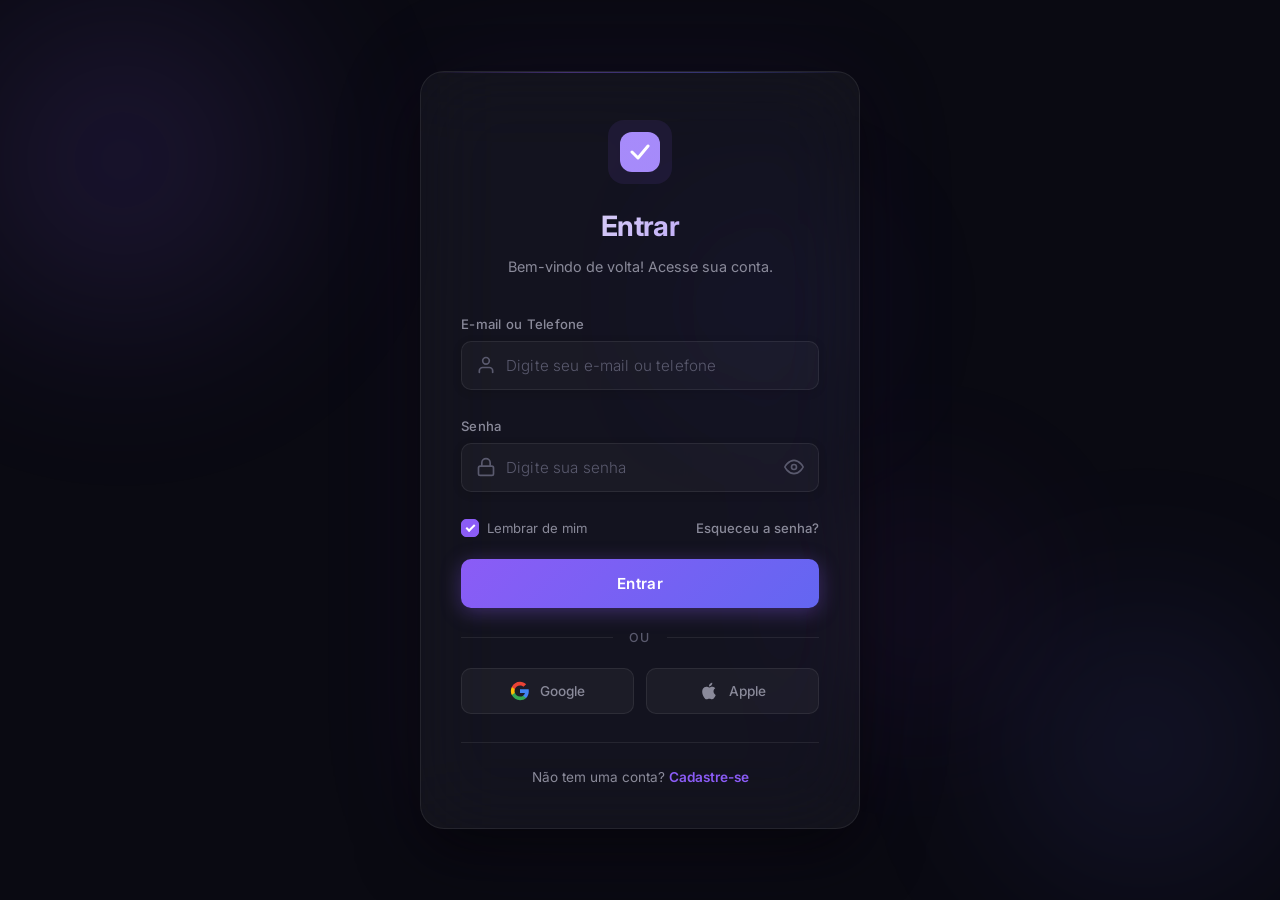
<file: index.html>
<!DOCTYPE html>
<html lang="pt-BR">
<head>
  <meta charset="UTF-8">
  <meta name="viewport" content="width=device-width, initial-scale=1.0">
  <meta name="description" content="Login - Acesse sua conta">
  <title>Login | Acesse sua conta</title>
  <link rel="preconnect" href="https://fonts.googleapis.com">
  <link rel="preconnect" href="https://fonts.gstatic.com" crossorigin>
  <link href="https://fonts.googleapis.com/css2?family=Inter:wght@300;400;500;600;700;800&display=swap" rel="stylesheet">
  <link rel="stylesheet" href="style.css">
</head>
<body>
  <div class="bg-orbs" aria-hidden="true">
    <div class="orb orb-1"></div>
    <div class="orb orb-2"></div>
    <div class="orb orb-3"></div>
    <div class="orb orb-4"></div>
  </div>

  <main class="login-container">
    <div class="login-card" id="loginCard">
      <div class="brand">
        <div class="brand-icon" id="brandIcon">
          <svg width="40" height="40" viewBox="0 0 40 40" fill="none">
            <defs><linearGradient id="lg" x1="0" y1="0" x2="40" y2="40"><stop offset="0%" stop-color="#a78bfa"/><stop offset="100%" stop-color="#6366f1"/></linearGradient></defs>
            <rect width="40" height="40" rx="12" fill="url(#lg)"/>
            <path d="M12 20L18 26L28 14" stroke="#fff" stroke-width="3" stroke-linecap="round" stroke-linejoin="round" fill="none"/>
          </svg>
        </div>
        <h1 class="brand-name">Entrar</h1>
        <p class="brand-subtitle">Bem-vindo de volta! Acesse sua conta.</p>
      </div>

      <form id="loginForm" class="login-form" autocomplete="off" novalidate>
        <div class="form-group" id="identityGroup">
          <label for="identity" class="form-label" id="identityLabel">E-mail ou Telefone</label>
          <div class="input-wrapper" id="identityWrapper">
            <span class="input-icon" id="identityIcon">
              <svg width="20" height="20" viewBox="0 0 24 24" fill="none" stroke="currentColor" stroke-width="2" stroke-linecap="round" stroke-linejoin="round"><path d="M20 21v-2a4 4 0 0 0-4-4H8a4 4 0 0 0-4 4v2"/><circle cx="12" cy="7" r="4"/></svg>
            </span>
            <input type="text" id="identity" class="form-input" placeholder="Digite seu e-mail ou telefone" required autocomplete="off">
            <span class="input-badge" id="identityBadge"></span>
          </div>
          <span class="form-error" id="identityError"></span>
        </div>

        <div class="form-group" id="passwordGroup">
          <label for="password" class="form-label">Senha</label>
          <div class="input-wrapper">
            <span class="input-icon">
              <svg width="20" height="20" viewBox="0 0 24 24" fill="none" stroke="currentColor" stroke-width="2" stroke-linecap="round" stroke-linejoin="round"><rect x="3" y="11" width="18" height="11" rx="2"/><path d="M7 11V7a5 5 0 0 1 10 0v4"/></svg>
            </span>
            <input type="password" id="password" class="form-input" placeholder="Digite sua senha" required autocomplete="off">
            <button type="button" class="toggle-password" id="togglePassword" aria-label="Mostrar senha">
              <svg id="eyeOpen" width="20" height="20" viewBox="0 0 24 24" fill="none" stroke="currentColor" stroke-width="2" stroke-linecap="round" stroke-linejoin="round"><path d="M1 12s4-8 11-8 11 8 11 8-4 8-11 8-11-8-11-8z"/><circle cx="12" cy="12" r="3"/></svg>
              <svg id="eyeClosed" width="20" height="20" viewBox="0 0 24 24" fill="none" stroke="currentColor" stroke-width="2" stroke-linecap="round" stroke-linejoin="round" style="display:none"><path d="M17.94 17.94A10.07 10.07 0 0 1 12 20c-7 0-11-8-11-8a18.45 18.45 0 0 1 5.06-5.94M9.9 4.24A9.12 9.12 0 0 1 12 4c7 0 11 8 11 8a18.5 18.5 0 0 1-2.16 3.19m-6.72-1.07a3 3 0 1 1-4.24-4.24"/><line x1="1" y1="1" x2="23" y2="23"/></svg>
            </button>
          </div>
          <span class="form-error" id="passwordError"></span>
        </div>

        <div class="form-options">
          <label class="checkbox-wrapper" id="rememberWrapper">
            <input type="checkbox" id="rememberMe" checked>
            <span class="checkbox-custom"></span>
            <span class="checkbox-label">Lembrar de mim</span>
          </label>
          <a href="#" class="forgot-link" id="forgotPassword">Esqueceu a senha?</a>
        </div>

        <button type="submit" class="btn-login" id="btnLogin">
          <span class="btn-text">Entrar</span>
          <span class="btn-loader" id="btnLoader"><svg width="20" height="20" viewBox="0 0 24 24" class="spinner"><circle cx="12" cy="12" r="10" fill="none" stroke="currentColor" stroke-width="3" stroke-dasharray="31.4 31.4" stroke-linecap="round"/></svg></span>
        </button>

        <div class="divider"><span class="divider-line"></span><span class="divider-text">ou</span><span class="divider-line"></span></div>

        <div class="social-buttons">
          <button type="button" class="btn-social" id="btnGoogle" aria-label="Google">
            <svg width="20" height="20" viewBox="0 0 24 24"><path d="M22.56 12.25c0-.78-.07-1.53-.2-2.25H12v4.26h5.92a5.06 5.06 0 0 1-2.2 3.32v2.77h3.57c2.08-1.92 3.28-4.74 3.28-8.1z" fill="#4285F4"/><path d="M12 23c2.97 0 5.46-.98 7.28-2.66l-3.57-2.77c-.98.66-2.23 1.06-3.71 1.06-2.86 0-5.29-1.93-6.16-4.53H2.18v2.84C3.99 20.53 7.7 23 12 23z" fill="#34A853"/><path d="M5.84 14.09c-.22-.66-.35-1.36-.35-2.09s.13-1.43.35-2.09V7.07H2.18C1.43 8.55 1 10.22 1 12s.43 3.45 1.18 4.93l2.85-2.22.81-.62z" fill="#FBBC05"/><path d="M12 5.38c1.62 0 3.06.56 4.21 1.64l3.15-3.15C17.45 2.09 14.97 1 12 1 7.7 1 3.99 3.47 2.18 7.07l3.66 2.84c.87-2.6 3.3-4.53 6.16-4.53z" fill="#EA4335"/></svg>
            <span>Google</span>
          </button>
          <button type="button" class="btn-social" id="btnApple" aria-label="Apple">
            <svg width="20" height="20" viewBox="0 0 24 24" fill="currentColor"><path d="M18.71 19.5c-.83 1.24-1.71 2.45-3.05 2.47-1.34.03-1.77-.79-3.29-.79-1.53 0-2 .77-3.27.82-1.31.05-2.3-1.32-3.14-2.53C4.25 17 2.94 12.45 4.7 9.39c.87-1.52 2.43-2.48 4.12-2.51 1.28-.02 2.5.87 3.29.87.78 0 2.26-1.07 3.8-.91.65.03 2.47.26 3.64 1.98-.09.06-2.17 1.28-2.15 3.81.03 3.02 2.65 4.03 2.68 4.04-.03.07-.42 1.44-1.38 2.83M13 3.5c.73-.83 1.94-1.46 2.94-1.5.13 1.17-.34 2.35-1.04 3.19-.69.85-1.83 1.51-2.95 1.42-.15-1.15.41-2.35 1.05-3.11z"/></svg>
            <span>Apple</span>
          </button>
        </div>
      </form>

      <div class="signup-link">
        <p>Não tem uma conta? <a href="cadastro.html" id="signupLink">Cadastre-se</a></p>
      </div>
    </div>
  </main>

  <div class="toast" id="toast"><span class="toast-icon" id="toastIcon"></span><span class="toast-message" id="toastMessage"></span></div>
  <script src="script.js"></script>
</body>
</html>
</file>
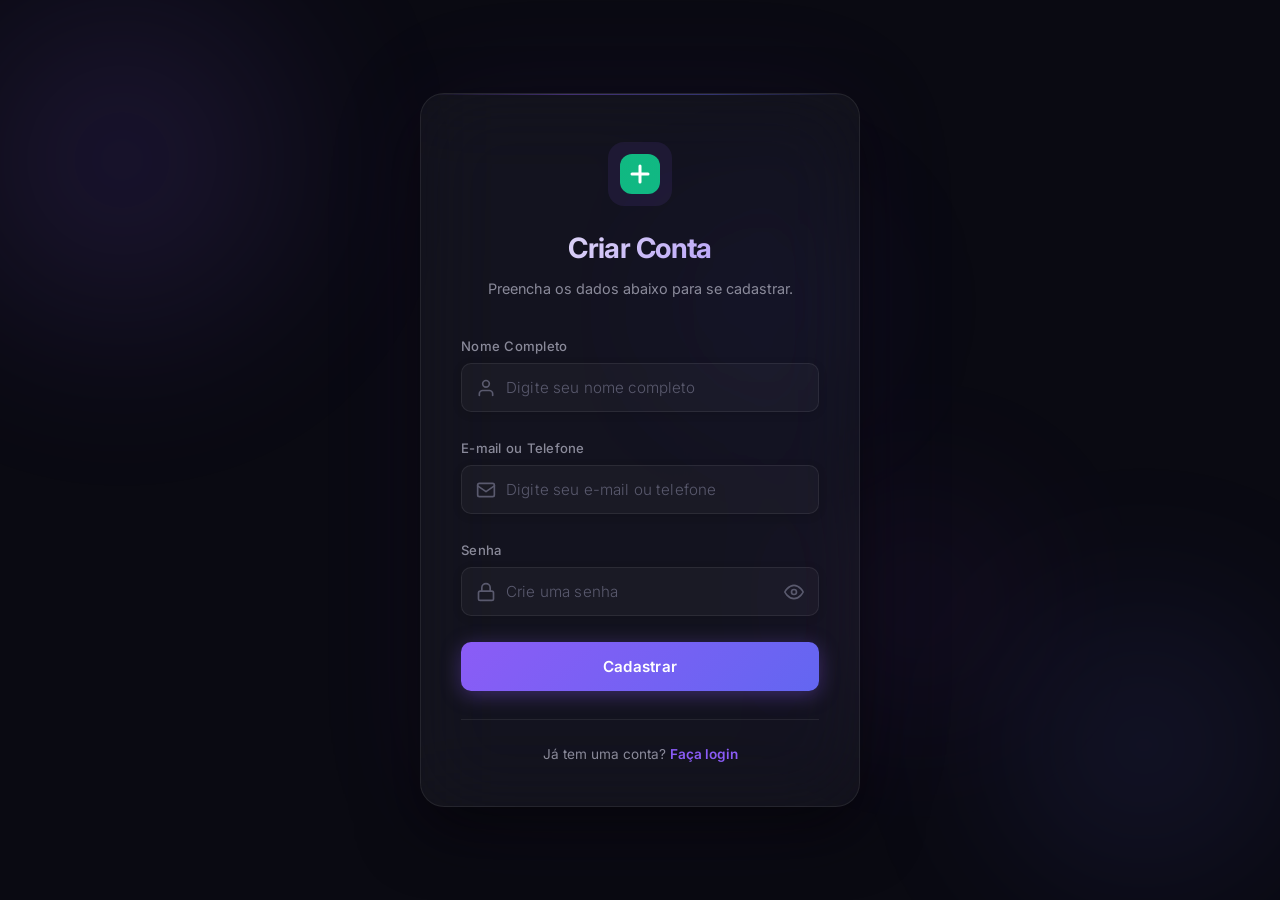
<file: cadastro.html>
<!DOCTYPE html>
<html lang="pt-BR">
<head>
  <meta charset="UTF-8">
  <meta name="viewport" content="width=device-width, initial-scale=1.0">
  <meta name="description" content="Cadastro - Crie sua conta">
  <title>Cadastro | Crie sua conta</title>
  <link rel="preconnect" href="https://fonts.googleapis.com">
  <link rel="preconnect" href="https://fonts.gstatic.com" crossorigin>
  <link href="https://fonts.googleapis.com/css2?family=Inter:wght@300;400;500;600;700;800&display=swap" rel="stylesheet">
  <link rel="stylesheet" href="style.css">
</head>
<body>
  <div class="bg-orbs" aria-hidden="true">
    <div class="orb orb-1"></div>
    <div class="orb orb-2"></div>
    <div class="orb orb-3"></div>
    <div class="orb orb-4"></div>
  </div>

  <main class="login-container">
    <div class="login-card" id="registerCard">
      <div class="brand">
        <div class="brand-icon" id="brandIcon">
          <svg width="40" height="40" viewBox="0 0 40 40" fill="none">
            <defs><linearGradient id="lg-register" x1="0" y1="0" x2="40" y2="40"><stop offset="0%" stop-color="#10b981"/><stop offset="100%" stop-color="#3b82f6"/></linearGradient></defs>
            <rect width="40" height="40" rx="12" fill="url(#lg-register)"/>
            <path d="M20 12v16m-8-8h16" stroke="#fff" stroke-width="3" stroke-linecap="round" stroke-linejoin="round"/>
          </svg>
        </div>
        <h1 class="brand-name">Criar Conta</h1>
        <p class="brand-subtitle">Preencha os dados abaixo para se cadastrar.</p>
      </div>

      <form id="registerForm" class="login-form" autocomplete="off" novalidate>
        
        <div class="form-group" id="nameGroup">
          <label for="name" class="form-label">Nome Completo</label>
          <div class="input-wrapper">
            <span class="input-icon">
              <svg width="20" height="20" viewBox="0 0 24 24" fill="none" stroke="currentColor" stroke-width="2" stroke-linecap="round" stroke-linejoin="round"><path d="M20 21v-2a4 4 0 0 0-4-4H8a4 4 0 0 0-4 4v2"/><circle cx="12" cy="7" r="4"/></svg>
            </span>
            <input type="text" id="name" class="form-input" placeholder="Digite seu nome completo" required autocomplete="off">
          </div>
          <span class="form-error" id="nameError"></span>
        </div>

        <div class="form-group" id="identityGroup">
          <label for="identity" class="form-label" id="identityLabel">E-mail ou Telefone</label>
          <div class="input-wrapper" id="identityWrapper">
            <span class="input-icon" id="identityIcon">
              <svg width="20" height="20" viewBox="0 0 24 24" fill="none" stroke="currentColor" stroke-width="2" stroke-linecap="round" stroke-linejoin="round"><rect x="2" y="4" width="20" height="16" rx="2"/><path d="M22 7l-10 7L2 7"/></svg>
            </span>
            <input type="text" id="identity" class="form-input" placeholder="Digite seu e-mail ou telefone" required autocomplete="off">
            <span class="input-badge" id="identityBadge"></span>
          </div>
          <span class="form-error" id="identityError"></span>
        </div>

        <div class="form-group" id="passwordGroup">
          <label for="password" class="form-label">Senha</label>
          <div class="input-wrapper">
            <span class="input-icon">
              <svg width="20" height="20" viewBox="0 0 24 24" fill="none" stroke="currentColor" stroke-width="2" stroke-linecap="round" stroke-linejoin="round"><rect x="3" y="11" width="18" height="11" rx="2"/><path d="M7 11V7a5 5 0 0 1 10 0v4"/></svg>
            </span>
            <input type="password" id="password" class="form-input" placeholder="Crie uma senha" required autocomplete="off">
            <button type="button" class="toggle-password" id="togglePassword" aria-label="Mostrar senha">
              <svg id="eyeOpen" width="20" height="20" viewBox="0 0 24 24" fill="none" stroke="currentColor" stroke-width="2" stroke-linecap="round" stroke-linejoin="round"><path d="M1 12s4-8 11-8 11 8 11 8-4 8-11 8-11-8-11-8z"/><circle cx="12" cy="12" r="3"/></svg>
              <svg id="eyeClosed" width="20" height="20" viewBox="0 0 24 24" fill="none" stroke="currentColor" stroke-width="2" stroke-linecap="round" stroke-linejoin="round" style="display:none"><path d="M17.94 17.94A10.07 10.07 0 0 1 12 20c-7 0-11-8-11-8a18.45 18.45 0 0 1 5.06-5.94M9.9 4.24A9.12 9.12 0 0 1 12 4c7 0 11 8 11 8a18.5 18.5 0 0 1-2.16 3.19m-6.72-1.07a3 3 0 1 1-4.24-4.24"/><line x1="1" y1="1" x2="23" y2="23"/></svg>
            </button>
          </div>
          <span class="form-error" id="passwordError"></span>
        </div>

        <button type="submit" class="btn-login" id="btnRegister">
          <span class="btn-text">Cadastrar</span>
          <span class="btn-loader" id="btnLoader"><svg width="20" height="20" viewBox="0 0 24 24" class="spinner"><circle cx="12" cy="12" r="10" fill="none" stroke="currentColor" stroke-width="3" stroke-dasharray="31.4 31.4" stroke-linecap="round"/></svg></span>
        </button>

      </form>

      <div class="signup-link">
        <p>Já tem uma conta? <a href="index.html">Faça login</a></p>
      </div>
    </div>
  </main>

  <div class="toast" id="toast"><span class="toast-icon" id="toastIcon"></span><span class="toast-message" id="toastMessage"></span></div>
  <script src="cadastro.js"></script>
</body>
</html>
</file>
<file: style.css>
/* ============================================
   DESIGN SYSTEM TOKENS
   ============================================ */
:root {
  --clr-bg: #0a0a12;
  --clr-surface: rgba(255, 255, 255, 0.04);
  --clr-surface-hover: rgba(255, 255, 255, 0.07);
  --clr-border: rgba(255, 255, 255, 0.08);
  --clr-border-focus: rgba(139, 92, 246, 0.5);
  --clr-text: #f1f0f5;
  --clr-text-muted: #8a8a9a;
  --clr-text-subtle: #5a5a6e;
  --clr-primary: #8b5cf6;
  --clr-primary-hover: #7c3aed;
  --clr-primary-glow: rgba(139, 92, 246, 0.25);
  --clr-accent: #6366f1;
  --clr-error: #f43f5e;
  --clr-error-bg: rgba(244, 63, 94, 0.08);
  --clr-success: #10b981;
  --clr-success-bg: rgba(16, 185, 129, 0.08);
  --radius-sm: 10px;
  --radius-md: 16px;
  --radius-lg: 24px;
  --radius-full: 9999px;
  --shadow-card: 0 25px 60px rgba(0, 0, 0, 0.55), 0 0 120px rgba(139, 92, 246, 0.07);
  --shadow-input: 0 2px 8px rgba(0, 0, 0, 0.15);
  --shadow-btn: 0 4px 20px rgba(139, 92, 246, 0.35);
  --transition-fast: 0.2s cubic-bezier(0.4, 0, 0.2, 1);
  --transition-smooth: 0.4s cubic-bezier(0.4, 0, 0.2, 1);
  --transition-spring: 0.5s cubic-bezier(0.34, 1.56, 0.64, 1);
  --font: 'Inter', -apple-system, BlinkMacSystemFont, 'Segoe UI', sans-serif;
}

/* ============================================
   RESET & BASE
   ============================================ */
*, *::before, *::after { margin: 0; padding: 0; box-sizing: border-box; }
html { font-size: 16px; -webkit-font-smoothing: antialiased; -moz-osx-font-smoothing: grayscale; }
body {
  font-family: var(--font);
  background: var(--clr-bg);
  color: var(--clr-text);
  min-height: 100vh;
  overflow-x: hidden;
  line-height: 1.6;
}
a { color: var(--clr-primary); text-decoration: none; transition: color var(--transition-fast); }
a:hover { color: #a78bfa; }
button { cursor: pointer; border: none; background: none; font-family: inherit; }
input { font-family: inherit; }

/* ============================================
   ANIMATED BACKGROUND
   ============================================ */
.bg-orbs {
  position: fixed; inset: 0;
  z-index: 0; pointer-events: none;
  overflow: hidden;
}
.orb {
  position: absolute; border-radius: 50%;
  filter: blur(80px); opacity: 0.5;
  animation: orbFloat 20s ease-in-out infinite alternate;
}
.orb-1 {
  width: 500px; height: 500px;
  background: radial-gradient(circle, rgba(139,92,246,0.35), transparent 70%);
  top: -10%; left: -10%;
  animation-duration: 18s;
}
.orb-2 {
  width: 400px; height: 400px;
  background: radial-gradient(circle, rgba(99,102,241,0.3), transparent 70%);
  bottom: -5%; right: -5%;
  animation-duration: 22s; animation-delay: -5s;
}
.orb-3 {
  width: 300px; height: 300px;
  background: radial-gradient(circle, rgba(168,85,247,0.2), transparent 70%);
  top: 50%; left: 60%;
  animation-duration: 25s; animation-delay: -10s;
}
.orb-4 {
  width: 250px; height: 250px;
  background: radial-gradient(circle, rgba(79,70,229,0.25), transparent 70%);
  top: 20%; right: 30%;
  animation-duration: 15s; animation-delay: -3s;
}
@keyframes orbFloat {
  0%   { transform: translate(0, 0) scale(1); }
  33%  { transform: translate(60px, -40px) scale(1.1); }
  66%  { transform: translate(-30px, 50px) scale(0.95); }
  100% { transform: translate(40px, 20px) scale(1.05); }
}

/* ============================================
   LOGIN CONTAINER & CARD
   ============================================ */
.login-container {
  display: flex; align-items: center; justify-content: center;
  min-height: 100vh; padding: 24px;
  position: relative; z-index: 1;
}
.login-card {
  width: 100%; max-width: 440px;
  background: var(--clr-surface);
  backdrop-filter: blur(40px) saturate(150%);
  -webkit-backdrop-filter: blur(40px) saturate(150%);
  border: 1px solid var(--clr-border);
  border-radius: var(--radius-lg);
  padding: 48px 40px 40px;
  box-shadow: var(--shadow-card);
  animation: cardEntrance 0.8s var(--transition-smooth) both;
  position: relative;
  overflow: hidden;
}
.login-card::before {
  content: '';
  position: absolute; top: 0; left: 0; right: 0;
  height: 1px;
  background: linear-gradient(90deg, transparent, rgba(139,92,246,0.4), rgba(99,102,241,0.4), transparent);
}
@keyframes cardEntrance {
  from { opacity: 0; transform: translateY(30px) scale(0.97); }
  to   { opacity: 1; transform: translateY(0) scale(1); }
}

/* ============================================
   BRAND / HEADER
   ============================================ */
.brand { text-align: center; margin-bottom: 36px; }
.brand-icon {
  display: inline-flex; align-items: center; justify-content: center;
  width: 64px; height: 64px;
  background: rgba(139,92,246,0.1);
  border-radius: var(--radius-md);
  margin-bottom: 20px;
  animation: iconPulse 3s ease-in-out infinite;
}
@keyframes iconPulse {
  0%, 100% { box-shadow: 0 0 0 0 rgba(139,92,246,0.2); }
  50%      { box-shadow: 0 0 0 12px rgba(139,92,246,0); }
}
.brand-name {
  font-size: 1.75rem; font-weight: 700;
  letter-spacing: -0.02em;
  background: linear-gradient(135deg, #f1f0f5, #a78bfa);
  -webkit-background-clip: text; -webkit-text-fill-color: transparent;
  background-clip: text;
}
.brand-subtitle {
  font-size: 0.9rem; color: var(--clr-text-muted);
  margin-top: 6px; font-weight: 400;
}

/* ============================================
   FORM ELEMENTS
   ============================================ */
.login-form { display: flex; flex-direction: column; gap: 20px; }
.form-group { display: flex; flex-direction: column; gap: 6px; }
.form-label {
  font-size: 0.82rem; font-weight: 500;
  color: var(--clr-text-muted);
  letter-spacing: 0.02em;
  transition: color var(--transition-fast);
}
.form-group:focus-within .form-label { color: var(--clr-primary); }

.input-wrapper {
  position: relative; display: flex; align-items: center;
  background: rgba(255,255,255,0.03);
  border: 1px solid var(--clr-border);
  border-radius: var(--radius-sm);
  transition: all var(--transition-fast);
  box-shadow: var(--shadow-input);
}
.input-wrapper:hover { border-color: rgba(255,255,255,0.15); background: rgba(255,255,255,0.05); }
.input-wrapper:focus-within {
  border-color: var(--clr-border-focus);
  box-shadow: 0 0 0 3px var(--clr-primary-glow), var(--shadow-input);
  background: rgba(255,255,255,0.05);
}
.input-wrapper.error { border-color: var(--clr-error); box-shadow: 0 0 0 3px var(--clr-error-bg); }
.input-wrapper.success { border-color: var(--clr-success); }

.input-icon {
  display: flex; align-items: center; justify-content: center;
  padding-left: 14px; color: var(--clr-text-subtle);
  transition: color var(--transition-fast); flex-shrink: 0;
}
.input-wrapper:focus-within .input-icon { color: var(--clr-primary); }

.form-input {
  width: 100%; padding: 14px 14px 14px 10px;
  background: transparent; border: none; outline: none;
  color: var(--clr-text); font-size: 0.95rem;
  letter-spacing: 0.01em;
}
.form-input::placeholder { color: var(--clr-text-subtle); font-weight: 300; }

.input-badge {
  position: absolute; right: 12px; top: 50%; transform: translateY(-50%);
  font-size: 0.65rem; font-weight: 600;
  padding: 2px 8px; border-radius: var(--radius-full);
  text-transform: uppercase; letter-spacing: 0.08em;
  opacity: 0; transition: all var(--transition-spring);
  pointer-events: none;
}
.input-badge.show { opacity: 1; }
.input-badge.email { background: rgba(99,102,241,0.15); color: #818cf8; }
.input-badge.phone { background: rgba(16,185,129,0.15); color: #34d399; }

.form-error {
  font-size: 0.78rem; color: var(--clr-error);
  min-height: 0; overflow: hidden;
  transition: all var(--transition-fast);
  opacity: 0; max-height: 0;
}
.form-error.show { opacity: 1; max-height: 30px; margin-top: 2px; }

/* ============================================
   TOGGLE PASSWORD
   ============================================ */
.toggle-password {
  display: flex; align-items: center; justify-content: center;
  padding: 0 14px; color: var(--clr-text-subtle);
  transition: color var(--transition-fast); flex-shrink: 0;
}
.toggle-password:hover { color: var(--clr-text); }

/* ============================================
   FORM OPTIONS ROW
   ============================================ */
.form-options {
  display: flex; align-items: center;
  justify-content: space-between; gap: 8px;
}
.checkbox-wrapper {
  display: flex; align-items: center; gap: 8px;
  cursor: pointer; user-select: none;
}
.checkbox-wrapper input[type="checkbox"] { display: none; }
.checkbox-custom {
  width: 18px; height: 18px;
  border: 1.5px solid var(--clr-border);
  border-radius: 5px;
  display: flex; align-items: center; justify-content: center;
  transition: all var(--transition-fast);
  position: relative; flex-shrink: 0;
  background: rgba(255,255,255,0.03);
}
.checkbox-wrapper input:checked + .checkbox-custom {
  background: var(--clr-primary);
  border-color: var(--clr-primary);
}
.checkbox-wrapper input:checked + .checkbox-custom::after {
  content: '';
  width: 5px; height: 9px;
  border: 2px solid #fff;
  border-top: none; border-left: none;
  transform: rotate(45deg) translate(-1px, -1px);
}
.checkbox-label { font-size: 0.82rem; color: var(--clr-text-muted); }
.forgot-link {
  font-size: 0.82rem; font-weight: 500;
  color: var(--clr-text-muted);
  transition: color var(--transition-fast);
}
.forgot-link:hover { color: var(--clr-primary); }

/* ============================================
   LOGIN BUTTON
   ============================================ */
.btn-login {
  position: relative; width: 100%;
  padding: 15px 24px;
  background: linear-gradient(135deg, var(--clr-primary), var(--clr-accent));
  color: #fff; font-size: 0.95rem; font-weight: 600;
  border-radius: var(--radius-sm);
  letter-spacing: 0.02em;
  box-shadow: var(--shadow-btn);
  transition: all var(--transition-fast);
  overflow: hidden;
  display: flex; align-items: center; justify-content: center;
}
.btn-login::before {
  content: '';
  position: absolute; inset: 0;
  background: linear-gradient(135deg, rgba(255,255,255,0.15), transparent);
  opacity: 0; transition: opacity var(--transition-fast);
}
.btn-login:hover::before { opacity: 1; }
.btn-login:hover { transform: translateY(-1px); box-shadow: 0 6px 30px rgba(139,92,246,0.45); }
.btn-login:active { transform: translateY(0); box-shadow: 0 2px 10px rgba(139,92,246,0.3); }
.btn-login.loading .btn-text { opacity: 0; }
.btn-login.loading .btn-loader { opacity: 1; }
.btn-loader { position: absolute; opacity: 0; transition: opacity var(--transition-fast); }
.spinner { animation: spin 0.8s linear infinite; }
@keyframes spin { to { transform: rotate(360deg); } }

/* ============================================
   DIVIDER
   ============================================ */
.divider { display: flex; align-items: center; gap: 16px; }
.divider-line { flex: 1; height: 1px; background: var(--clr-border); }
.divider-text { font-size: 0.78rem; color: var(--clr-text-subtle); font-weight: 500; text-transform: uppercase; letter-spacing: 0.1em; }

/* ============================================
   SOCIAL BUTTONS
   ============================================ */
.social-buttons { display: flex; gap: 12px; }
.btn-social {
  flex: 1; display: flex; align-items: center; justify-content: center; gap: 10px;
  padding: 12px 16px;
  background: var(--clr-surface);
  border: 1px solid var(--clr-border);
  border-radius: var(--radius-sm);
  color: var(--clr-text-muted);
  font-size: 0.85rem; font-weight: 500;
  transition: all var(--transition-fast);
}
.btn-social:hover {
  background: var(--clr-surface-hover);
  border-color: rgba(255,255,255,0.15);
  color: var(--clr-text);
  transform: translateY(-1px);
}

/* ============================================
   SIGNUP LINK
   ============================================ */
.signup-link {
  text-align: center; margin-top: 28px;
  padding-top: 24px;
  border-top: 1px solid var(--clr-border);
}
.signup-link p { font-size: 0.85rem; color: var(--clr-text-muted); }
.signup-link a { font-weight: 600; color: var(--clr-primary); }
.signup-link a:hover { color: #a78bfa; text-decoration: underline; }

/* ============================================
   TOAST NOTIFICATION
   ============================================ */
.toast {
  position: fixed; bottom: 32px; left: 50%;
  transform: translateX(-50%) translateY(100px);
  display: flex; align-items: center; gap: 10px;
  padding: 14px 24px;
  background: rgba(20,20,30,0.95);
  backdrop-filter: blur(20px);
  border: 1px solid var(--clr-border);
  border-radius: var(--radius-sm);
  box-shadow: 0 10px 40px rgba(0,0,0,0.4);
  font-size: 0.88rem; color: var(--clr-text);
  z-index: 1000;
  opacity: 0;
  transition: all 0.5s cubic-bezier(0.34,1.56,0.64,1);
}
.toast.show { transform: translateX(-50%) translateY(0); opacity: 1; }
.toast.success { border-color: rgba(16,185,129,0.3); }
.toast.error { border-color: rgba(244,63,94,0.3); }
.toast-icon { font-size: 1.1rem; }

/* ============================================
   RESPONSIVE
   ============================================ */
@media (max-width: 480px) {
  .login-card { padding: 36px 24px 32px; border-radius: var(--radius-md); }
  .brand-name { font-size: 1.5rem; }
  .social-buttons { flex-direction: column; }
}
</file>
